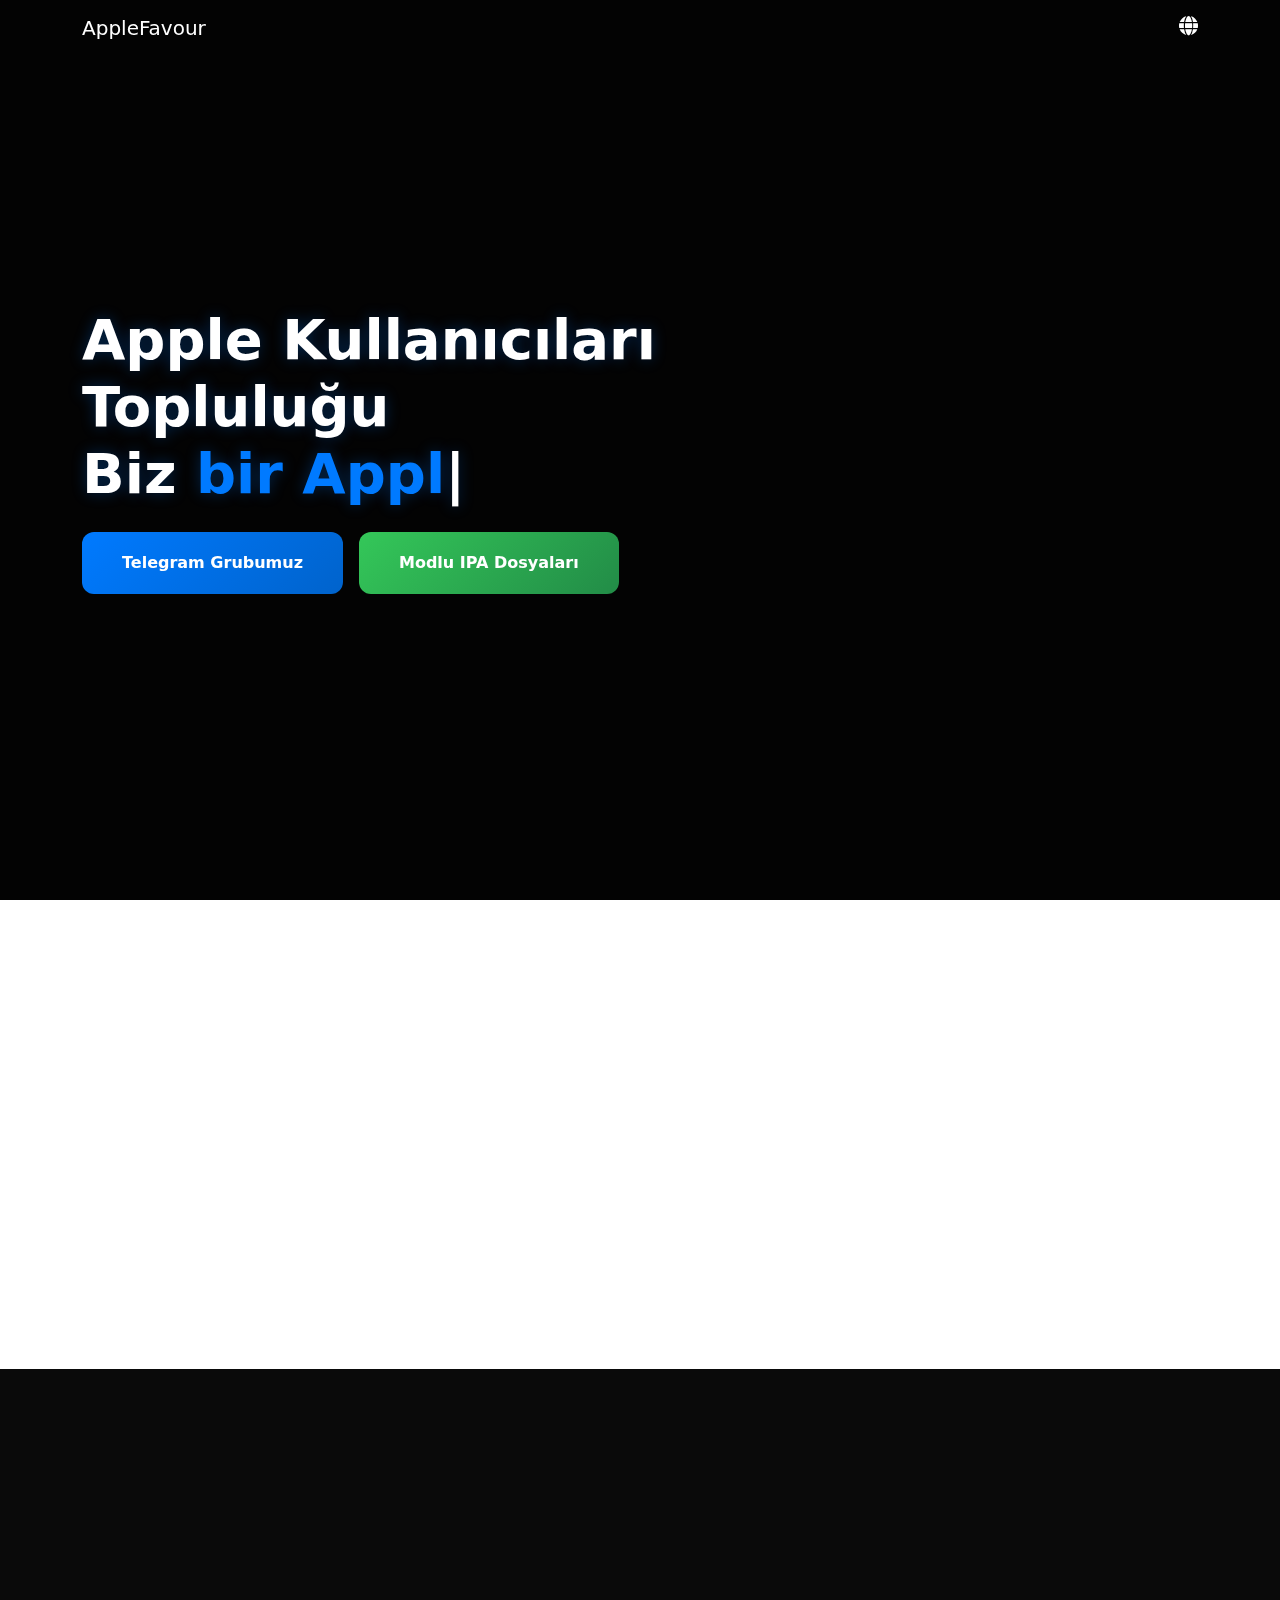
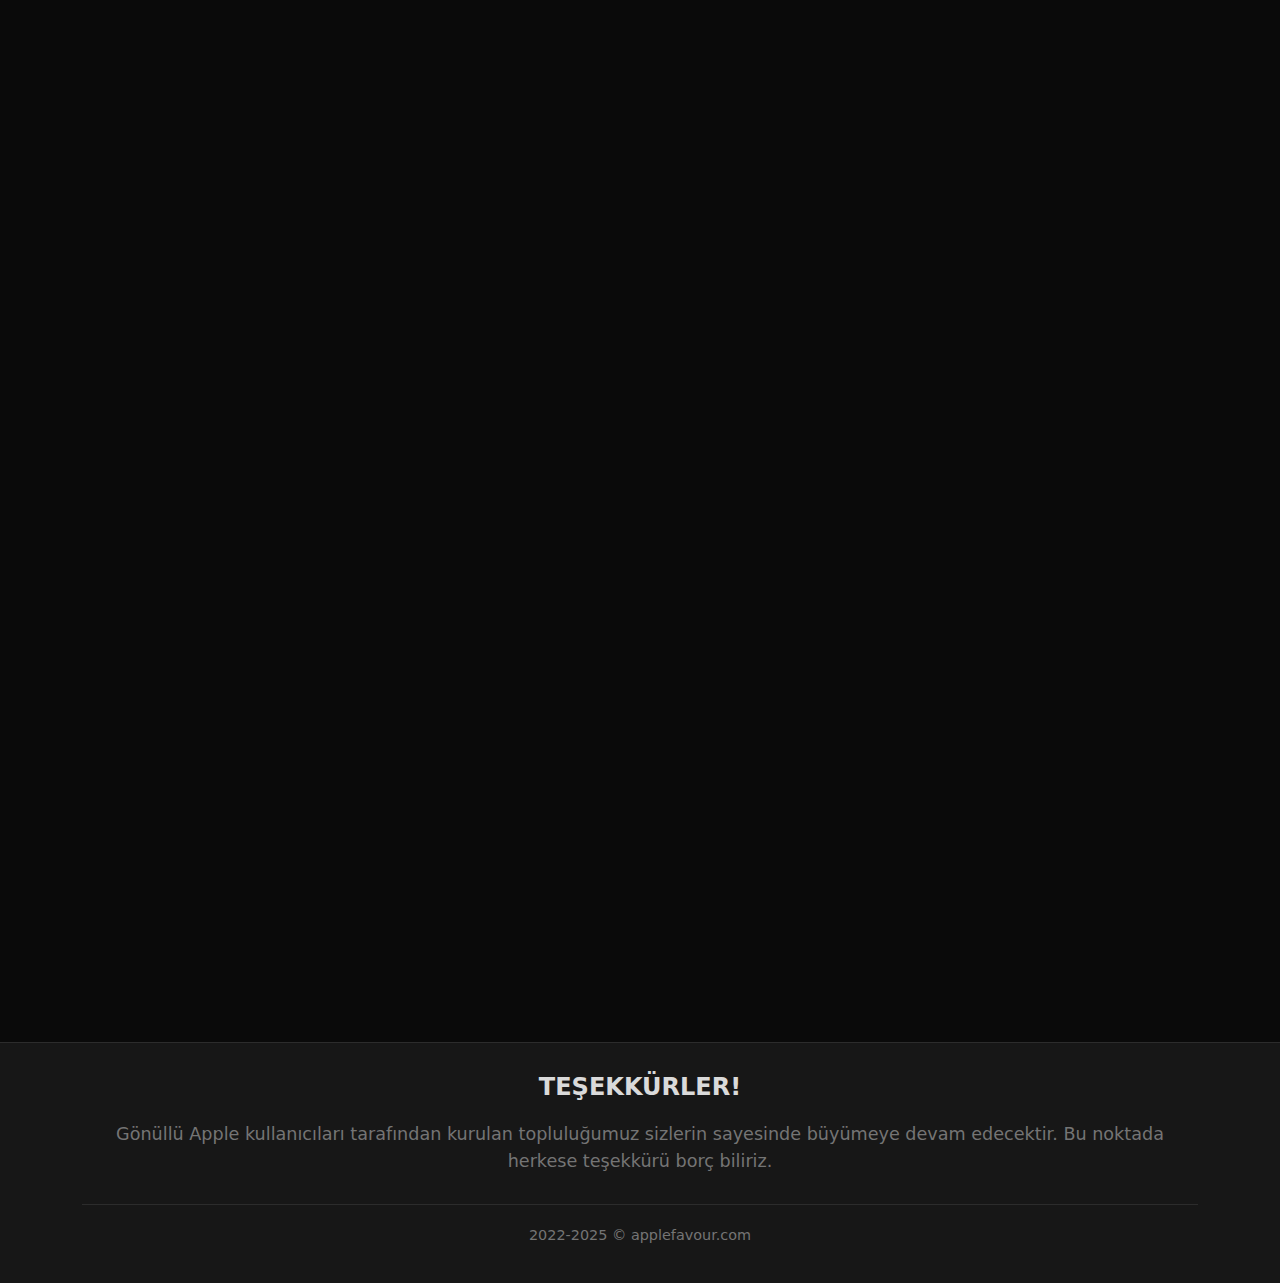
<file: index.html>
<!DOCTYPE html>
<html lang="tr">
<head>
    <meta charset="UTF-8">
    <meta name="viewport" content="width=device-width, initial-scale=1.0">
    <title>AppleFavour</title>
    
    <!-- CSS Links -->
    <link href="https://cdn.jsdelivr.net/npm/bootstrap@5.3.0/dist/css/bootstrap.min.css" rel="stylesheet">
    <link href="https://unpkg.com/aos@2.3.1/dist/aos.css" rel="stylesheet">
    <link rel="stylesheet" href="https://cdnjs.cloudflare.com/ajax/libs/font-awesome/6.4.0/css/all.min.css">
    <link rel="stylesheet" href="styles.css">
</head>
<body class="dark-theme">

    <!-- Navigation -->
<nav class="navbar fixed-top navbar-expand-lg navbar-dark bg-dark-blur">
    <div class="container">
        <a class="navbar-brand" href="#">AppleFavour</a>
        <div class="navbar-icons">
            <div class="language-wrapper">
                <i class="fas fa-globe language-toggle" id="languageToggle"></i>
                <div class="language-dropdown" id="languageDropdown">
                    <button class="btn btn-language" data-lang="tr">Türkçe</button>
                    <button class="btn btn-language" data-lang="en">English</button>
                </div>
            </div>
            <button class="navbar-toggler" type="button" data-bs-toggle="collapse" data-bs-target="#navbarNav">
                <span class="navbar-toggler-icon"></span>
            </button>
        </div>
    </div>
</nav>

    <!-- Hero Section -->
    <section class="hero d-flex align-items-center">
        <div class="container">
            <div class="row">
                <div class="col-lg-8" data-aos="fade-up">
                    <h1 class="hero-title">Apple Kullanıcıları Topluluğu<br><span class="community-text">Biz <span id="typing"></span></span></h1>
                    <div class="button-group mt-4">
                        <a href="https://t.me/applefavour" class="btn btn-community" target="_blank">
                            Telegram Grubumuz
                        </a>
                        <a href="https://t.me/iparsiv" class="btn btn-ipa" target="_blank">
                            Modlu IPA Dosyaları
                        </a>
                    </div>
                </div>
            </div>
        </div>
    </section>
<section id="favoursign" class="product-showcase py-5">
    <div class="container text-center">
        <div class="product-header mb-4">
            <h2 class="display-4 fw-bold" data-aos="fade-up">Karşınızda FavourSign</h2>
        </div>
        <div class="product-description">
            <p class="lead text-muted" data-aos="fade-up">
                Apple ekosisteminde daha fazla özgürlük isteyen kullanıcılar için AppleFavour Ekibi tarafından geliştirilen FavourSign, iPA dosyalarınızı kolayca imzalamanızı sağlayan yenilikçi bir Telegram botudur. Sadece imzalama işlemiyle sınırlı kalmayan FavourSign, uygulamalarınızı dilediğiniz gibi özelleştirmenize de olanak tanır. Uygulama adını ve sürümünü değiştirebilir, bundle ID'yi düzenleyebilir, Apple Watch entegrasyonunu kaldırabilir, mobileprovision dosyalarını temizleyebilir ve şifrelenmiş bölümleri kaldırarak tam kontrol sağlayabilirsiniz. Kullanıcı dostu arayüzü ve güçlü özellikleriyle FavourSign, Apple cihazlarınızda özgürlüğün yeni adresi!
            </p>
            <div class="cta-buttons mt-4 text-center" data-aos="fade-up">
                <a href="https://t.me/FavourSigner_bot" class="btn btn-outline-primary btn-lg me-3" target="_blank">
                    <i class="fab fa-telegram me-2"></i>Botu Keşfet
                </a>
                <a href="#" class="btn btn-outline-secondary btn-lg" data-bs-toggle="modal" data-bs-target="#howToUseModal">
                    <i class="fas fa-question-circle me-2"></i>Nasıl Kullanılır?
                </a>
            </div>
        </div>
    </div>

    <!-- How to Use Modal -->
    <div class="modal fade" id="howToUseModal" tabindex="-1">
        <div class="modal-dialog modal-dialog-centered">
            <div class="modal-content">
                <div class="modal-header">
                    <h5 class="modal-title">FavourSign Kullanım Kılavuzu</h5>
                    <button type="button" class="btn-close" data-bs-dismiss="modal"></button>
                </div>
                <div class="modal-text">
                    <ol>
                        <li>Bir sertifika satın alın. Ardından, Telegram'da @FavourSigner_bot'u açın.</li>
                        <li>İmzalamak istediğiniz iPA dosyasını iletin.</li>
                        <li>Botun size özel imzalı dosyayı göndermesini bekleyin.</li>
                    </ol>
                </div>
            </div>
        </div>
    </div>
</section>

    <!-- Products Section -->
	<section id="products" class="products py-5">
		<div class="container">
			<h2 class="section-title text-center mb-5" data-aos="fade-up">Apple Sertifikası</h2>
			<div class="row justify-content-center">
				<div class="col-lg-8">
					<div class="certificate-card" data-aos="fade-up">
						<div class="card-body">
							<ul class="certificate-features">
                                <li data-aos="fade-right" data-aos-delay="100">
                                    <strong>Evrensel Uyumluluk:</strong> Tüm Apple cihazlarında çalışır.
                                </li>
                                <li data-aos="fade-right" data-aos-delay="200">
                                    <strong>Bilgisayar Gerekmez:</strong> Doğrudan cihaz kurulumu
                                </li>
                                <li data-aos="fade-right" data-aos-delay="300">
                                    <strong>Kalıcı Geçerlilik:</strong> Güncellemeler ve sıfırlamalardan etkilenmez
                                </li>
                                <li data-aos="fade-right" data-aos-delay="400">
                                    <strong>Çoklu Araç Desteği:</strong> E-Sign, GBox, Scarlet, Feather
                                </li>
                                <li data-aos="fade-right" data-aos-delay="500">
                                    <strong>Ücretsiz Bot Erişimi:</strong> Tüm iOS sürümlerinde çalışır
                                </li>
							</ul>
							<button class="btn btn-purchase">
								Sertifikanı Şimdi Al
								<div class="hover-effect"></div>
							</button>
						</div>
					</div>
				</div>
			</div>
		</div>
	</section>
	<!-- FAQ Section -->
	<section id="faq" class="faq py-5">
		<div class="container">
			<h2 class="section-title text-center mb-5" data-aos="fade-up">Sık Sorulan Sorular</h2>
			<div class="row justify-content-center">
				<div class="col-lg-10">
					<div class="accordion" id="faqAccordion">
						<!-- FAQ Item 1: Sertifika Temel Bilgileri -->
						<div class="accordion-item" data-aos="fade-up">
							<h2 class="accordion-header" id="headingOne">
								<button class="accordion-button collapsed" type="button" data-bs-toggle="collapse" data-bs-target="#collapseOne">
									Sertifika hakkında temel bilgiler nelerdir?
								</button>
							</h2>
							<div id="collapseOne" class="accordion-collapse collapse" data-bs-parent="#faqAccordion">
								<div class="accordion-body">
									Sertifikamız 14 Aralık 2025'e kadar geçerlidir ve ücreti 350 TL olarak sabitlenmiştir.
								</div>
							</div>
						</div>

						<!-- FAQ Item 2: Cihaz Uyumluluğu -->
						<div class="accordion-item" data-aos="fade-up" data-aos-delay="100">
							<h2 class="accordion-header" id="headingTwo">
								<button class="accordion-button collapsed" type="button" data-bs-toggle="collapse" data-bs-target="#collapseTwo">
									Sertifika hangi cihazlarda kullanılabilir?
								</button>
							</h2>
							<div id="collapseTwo" class="accordion-collapse collapse" data-bs-parent="#faqAccordion">
								<div class="accordion-body">
									Sertifika iPhone, iPad, iPod, Mac, Apple Watch, Apple TV ve Apple Vision Pro cihazlarında kullanılabilir. Kullanmak için bilgisayara gerek yoktur.
								</div>
							</div>
						</div>

						<!-- FAQ Item 3: Cihaz Güncellemeleri -->
						<div class="accordion-item" data-aos="fade-up" data-aos-delay="200">
							<h2 class="accordion-header" id="headingThree">
								<button class="accordion-button collapsed" type="button" data-bs-toggle="collapse" data-bs-target="#collapseThree">
									Cihaz güncellemeleri sertifikayı etkiler mi?
								</button>
							</h2>
							<div id="collapseThree" class="accordion-collapse collapse" data-bs-parent="#faqAccordion">
								<div class="accordion-body">
									Cihazı güncellemek, geri yüklemek, fabrika ayarlarına sıfırlamak veya yazılımı yeniden yüklemek sertifikayı etkilemez. Cihazı yurt dışında satın almak da sertifikayı etkilemez.
								</div>
							</div>
						</div>

						<!-- FAQ Item 4: Sertifika Hazırlama Süreci -->
						<div class="accordion-item" data-aos="fade-up" data-aos-delay="300">
							<h2 class="accordion-header" id="headingFour">
								<button class="accordion-button collapsed" type="button" data-bs-toggle="collapse" data-bs-target="#collapseFour">
									Sertifika hazırlama süreci nasıl işler?
								</button>
							</h2>
							<div id="collapseFour" class="accordion-collapse collapse" data-bs-parent="#faqAccordion">
								<div class="accordion-body">
									Ödeme sonrasında sertifikanızın hazırlanması 72 saat (3 gün) sürer. Bu süre boyunca sertifika durumu hakkında yazışma yapmayın; hazır olduğunda size gönderilecektir.
								</div>
							</div>
						</div>

						<!-- FAQ Item 5: iPA Yükleme Yöntemleri -->
						<div class="accordion-item" data-aos="fade-up" data-aos-delay="400">
							<h2 class="accordion-header" id="headingFive">
								<button class="accordion-button collapsed" type="button" data-bs-toggle="collapse" data-bs-target="#collapseFive">
									Hangi yöntemlerle iPA yükleyebilirim?
								</button>
							</h2>
							<div id="collapseFive" class="accordion-collapse collapse" data-bs-parent="#faqAccordion">
								<div class="accordion-body">
									E-Sign, GBox, Scarlet (iOS 17'ye kadar) ve Feather (iOS 18) ile iPA yükleyebilirsiniz. Ayrıca tüm iOS sürümlerinde çalışan botumuzu kullanabilirsiniz. Bot kullanımı için ek ücret alınmaz.
								</div>
							</div>
						</div>
					</div>
				</div>
			</div>
		</div>
	</section>
	<!-- Footer HTML Structure -->
	<footer class="site-footer">
		<div class="container">
			<div class="footer-content">
				<h4>TEŞEKKÜRLER!</h4>
				<div class="thanks-text">
					<p> Gönüllü Apple kullanıcıları tarafından kurulan topluluğumuz sizlerin sayesinde büyümeye devam edecektir. Bu noktada herkese teşekkürü borç biliriz.</p>
				</div>
					<div class="footer-bottom">
						<div class="copyright">
							<p>2022-2025 © applefavour.com</p>
						</div>
					</div>
			</div>
		</div>
	</footer>
    <!-- Scripts -->
    <script src="https://code.jquery.com/jquery-3.6.0.min.js"></script>
    <script src="https://cdn.jsdelivr.net/npm/bootstrap@5.3.0/dist/js/bootstrap.bundle.min.js"></script>
    <script src="https://unpkg.com/aos@2.3.1/dist/aos.js"></script>
    <script src="scripts.js"></script>
</body>
</html>
</file>
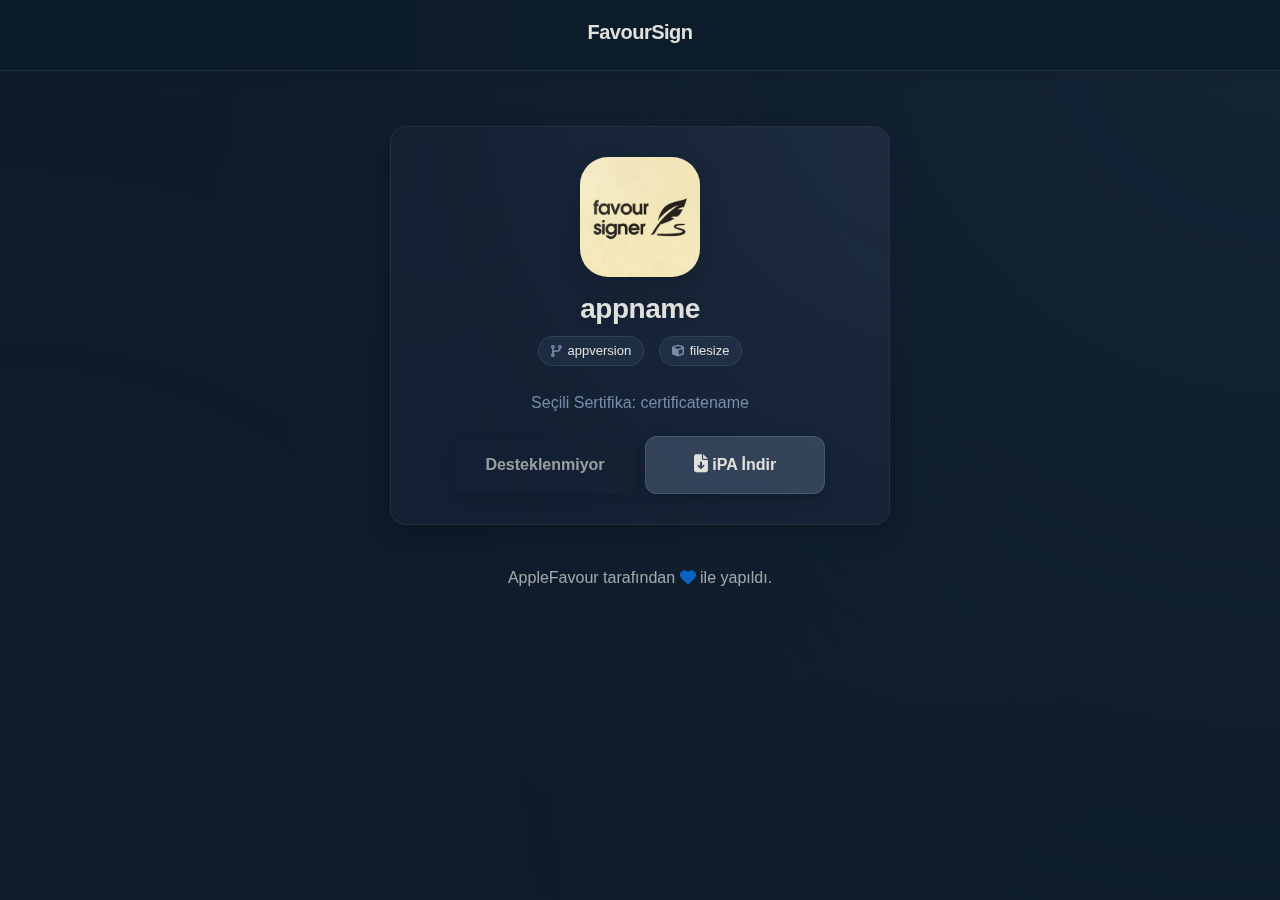
<file: FavourSign/index.html>
<!DOCTYPE html>
<html lang="en">
<head>
    <meta charset="UTF-8">
    <meta name="viewport" content="width=device-width, initial-scale=1, maximum-scale=1, user-scalable=no">
    <title>FavourSign</title>
    <meta name="description" content="Install signed iPA files on your iOS devices">
    <link rel="stylesheet" href="https://cdn.jsdelivr.net/npm/bootstrap@5.3.0/dist/css/bootstrap.min.css">
    <link rel="stylesheet" href="style.css">
    <link rel="stylesheet" href="https://cdnjs.cloudflare.com/ajax/libs/font-awesome/6.4.0/css/all.min.css">
    <link rel="apple-touch-icon" href="favour.jpg">
    <link rel="icon" type="image/png" href="favicon.png">
    <meta name="apple-mobile-web-app-capable" content="yes">
    <meta name="apple-mobile-web-app-status-bar-style" content="black-translucent">
    <meta name="theme-color" content="#0D1B2A">
</head>
<body>
    <nav>
        <div class="navbar">
            <h2 class="nav-title">FavourSign</h2>
        </div>
    </nav>
    
    <!-- Toast Container -->
    <div class="toast-container position-fixed top-0 end-0 p-3">
        <!-- Toast Template (hidden, will be cloned by JS) -->
        <div id="notificationToast" class="toast" role="alert" aria-live="assertive" aria-atomic="true" style="display: none;">
            <div class="toast-header">
                <i class="fas fa-bell me-2"></i>
                <strong class="me-auto">FavourSign</strong>
                <button type="button" class="btn-close" data-bs-dismiss="toast" aria-label="Close"></button>
            </div>
            <div class="toast-body" id="toastMessage"></div>
        </div>
    </div>
    
    <div class="container">
        <div class="app-card">
            <div class="app-icon">
                <img id="app-image" src="favour.jpg" alt="App Icon">
            </div>
            <div class="app-details">
                <h2 id="app-name">appname</h2>
                <div class="app-info-pills mb-3">
                    <span class="app-info-pill">
                        <i class="fas fa-code-branch"></i>
                        <span id="app-version">appversion</span>
                    </span>
                    <span class="app-info-pill">
                        <i class="fas fa-cube"></i>
                        <span id="file-size-pill">filesize</span>
                    </span>
                </div>
                <p class="detail"><span class="label">Seçili Sertifika: certificatename</span></p>
            </div>
            <div class="action-buttons">
                <button id="install-button" class="btn primary">
                    <span class="spinner"></span>
                    <span class="btn-text"><i class="fas fa-download"></i> Cihaza Yükle</span>
                </button>
                <button id="download-button" class="btn secondary">
                    <span class="spinner"></span>
                    <span class="btn-text"><i class="fas fa-file-download"></i> iPA İndir</span>
                </button>
            </div>
        </div>
    </div>
 
    <footer>
        <div class="footer">
            <p>AppleFavour tarafından <i class="fa-solid fa-heart"></i> ile yapıldı.</p>
        </div>
    </footer>

    <script src="https://code.jquery.com/jquery-3.6.4.min.js"></script>
    <script src="https://cdn.jsdelivr.net/npm/bootstrap@5.3.0/dist/js/bootstrap.bundle.min.js"></script>
    <script src="scripts.js"></script>
</body>
</html>
</file>
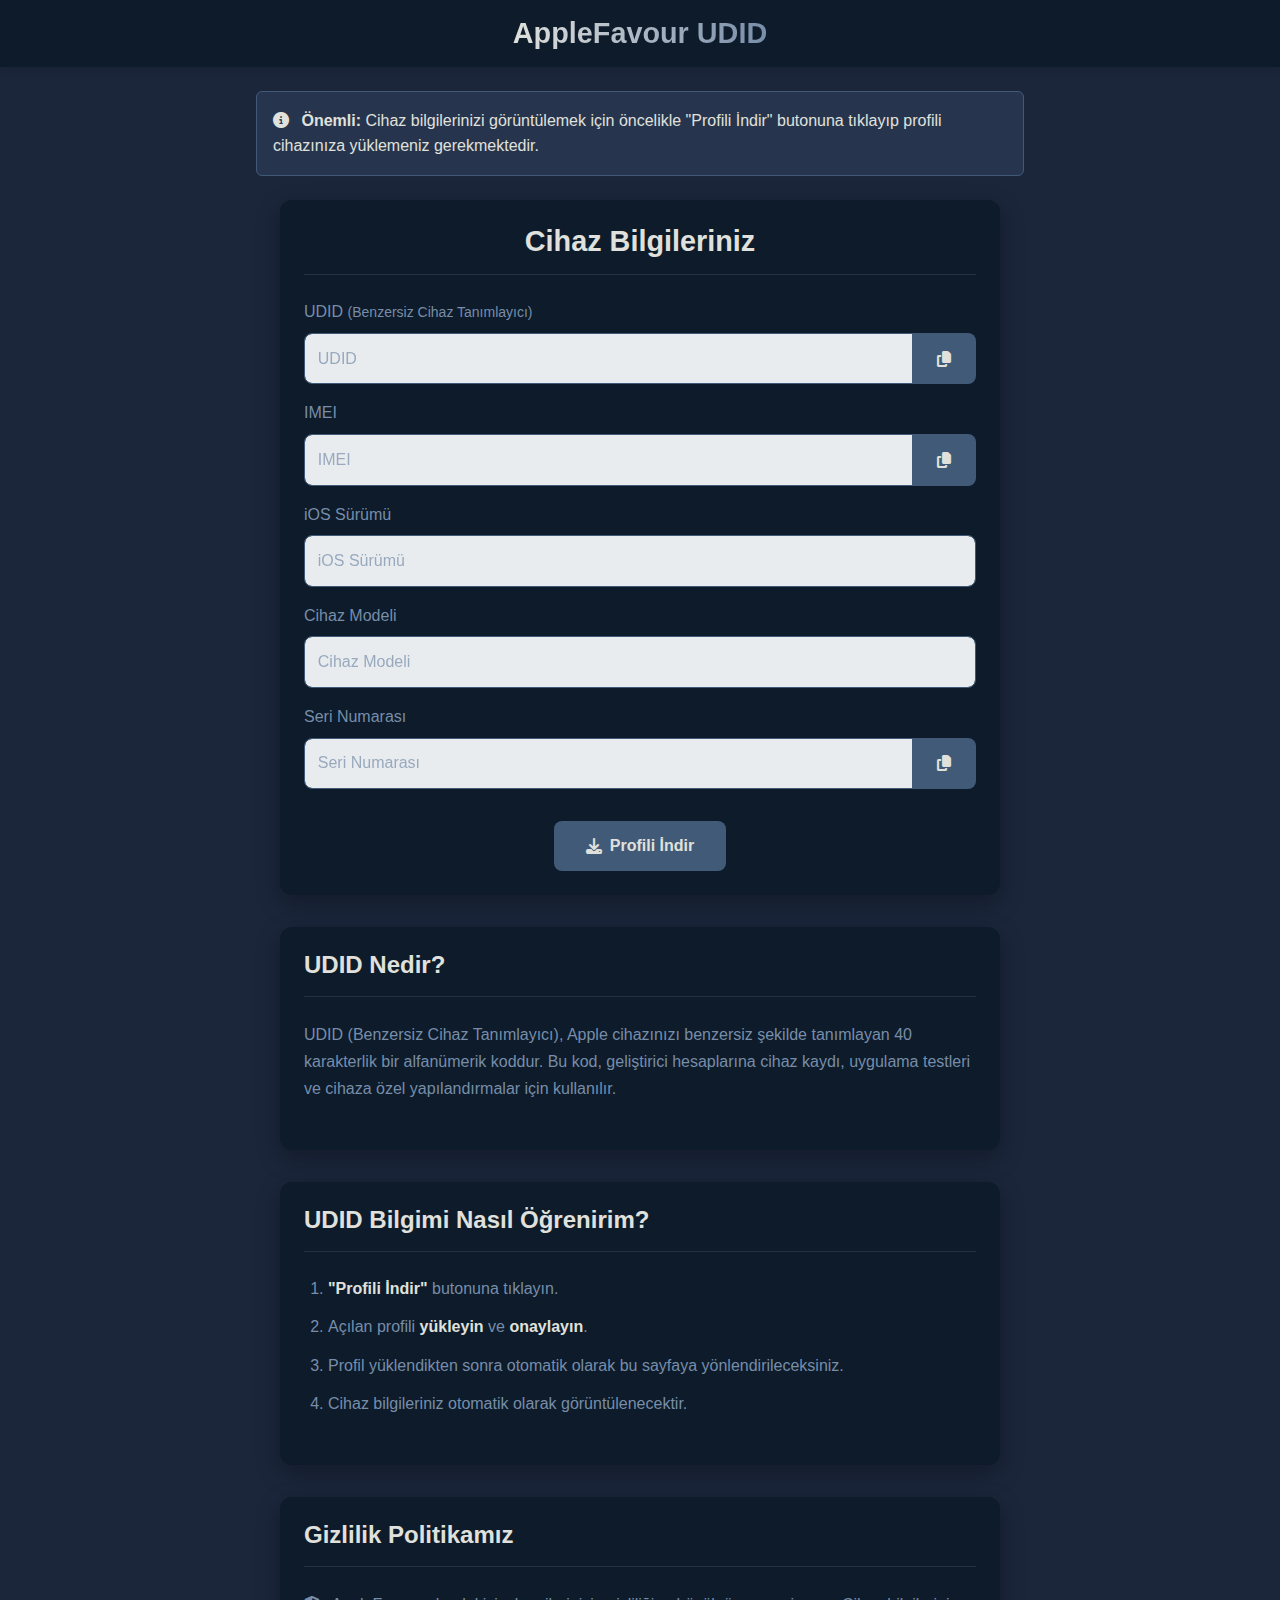
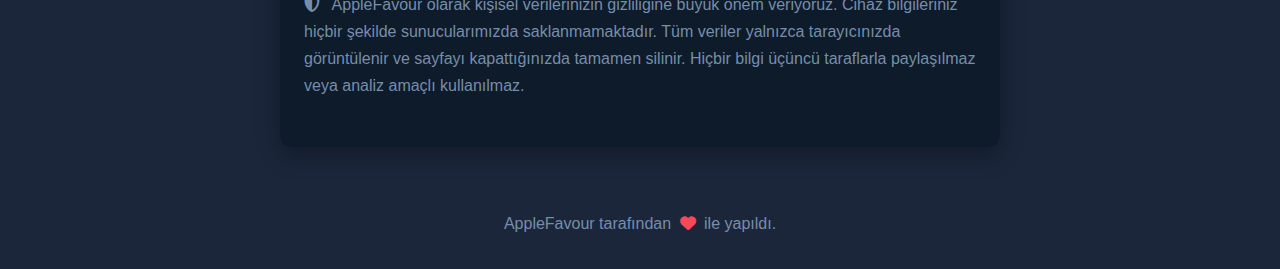
<file: UDID/index.html>
<!DOCTYPE html>
<html lang="tr">
<head>
    <meta charset="UTF-8">
    <meta name="viewport" content="width=device-width, initial-scale=1.0, maximum-scale=1.0, user-scalable=no">
    <title>AppleFavour UDID</title>
    
    <!-- Favicon and Meta -->
    <link rel="icon" type="image/svg+xml" href="assets/favicon.svg">
    <meta name="description" content="Apple cihazınızın UDID ve diğer bilgilerini güvenle görüntüleyin.">
    <meta name="apple-mobile-web-app-capable" content="yes">
    <meta name="apple-mobile-web-app-status-bar-style" content="black-translucent">
    <meta name="theme-color" content="#0D1B2A">
    
    <!-- Bootstrap CSS -->
    <link href="https://cdn.jsdelivr.net/npm/bootstrap@5.3.0/dist/css/bootstrap.min.css" rel="stylesheet">
    
    <!-- Font Awesome -->
    <link href="https://cdnjs.cloudflare.com/ajax/libs/font-awesome/6.4.0/css/all.min.css" rel="stylesheet">
    
    <!-- Custom CSS -->
    <link href="styles.css" rel="stylesheet">
    
    <!-- Error handling script -->
    <script>
        // Check if we're redirected from profile installation but without device data
        window.addEventListener('DOMContentLoaded', function() {
            const urlParams = new URLSearchParams(window.location.search);
            // If we have a 'from' parameter but no device info, show error
            if (urlParams.has('error')) {
                const errorMsg = document.createElement('div');
                errorMsg.className = 'alert alert-danger profile-notice';
                errorMsg.innerHTML = '<i class="fas fa-exclamation-triangle me-2"></i><strong>Hata:</strong> Cihaz bilgileri alınamadı. Lütfen profili tekrar yüklemeyi deneyin veya başka bir tarayıcı kullanın.';
                document.querySelector('.container-fluid').insertBefore(errorMsg, document.querySelector('.profile-notice'));
            }
        });
    </script>
</head>
<body>
    <nav>
        <div class="navbar">
            <h2 class="nav-title">AppleFavour UDID</h2>
        </div>
    </nav>
    
    <div class="container-fluid">
        <div class="alert alert-info profile-notice" role="alert">
            <i class="fas fa-info-circle me-2"></i>
            <strong>Önemli:</strong> Cihaz bilgilerinizi görüntülemek için öncelikle "Profili İndir" butonuna tıklayıp profili cihazınıza yüklemeniz gerekmektedir.
        </div>
        
        <main>
            <section class="device-info-section">
                <div class="app-card">
                    <div class="card-header">
                        <h2 class="card-title text-center">Cihaz Bilgileriniz</h2>
                    </div>
                    
                    <form id="deviceInfoForm">
                        <div class="mb-3">
                            <label for="udid" class="form-label">UDID <small>(Benzersiz Cihaz Tanımlayıcı)</small></label>
                            <div class="input-group">
                                <input type="text" class="form-control" id="udid" placeholder="UDID" disabled>
                                <button class="btn btn-copy" type="button" data-field="udid">
                                    <i class="fas fa-copy"></i>
                                </button>
                            </div>
                        </div>
                        
                        <div class="mb-3">
                            <label for="imei" class="form-label">IMEI</label>
                            <div class="input-group">
                                <input type="text" class="form-control" id="imei" placeholder="IMEI" disabled>
                                <button class="btn btn-copy" type="button" data-field="imei">
                                    <i class="fas fa-copy"></i>
                                </button>
                            </div>
                        </div>
                        
                        <div class="mb-3">
                            <label for="version" class="form-label">iOS Sürümü</label>
                            <input type="text" class="form-control" id="version" placeholder="iOS Sürümü" disabled>
                        </div>
                        
                        <div class="mb-3">
                            <label for="model" class="form-label">Cihaz Modeli</label>
                            <input type="text" class="form-control" id="model" placeholder="Cihaz Modeli" disabled>
                        </div>
                        
                        <div class="mb-3">
                            <label for="serial" class="form-label">Seri Numarası</label>
                            <div class="input-group">
                                <input type="text" class="form-control" id="serial" placeholder="Seri Numarası" disabled>
                                <button class="btn btn-copy" type="button" data-field="serial">
                                    <i class="fas fa-copy"></i>
                                </button>
                            </div>
                        </div>
                        
                        <div class="action-buttons">
                            <button type="button" id="getUdidBtn" class="btn primary">
                                <i class="fas fa-download me-2"></i>Profili İndir
                            </button>
                        </div>
                    </form>
                </div>
            </section>
            
            <section class="info-section">
                <!-- UDID Nedir Section -->
                <div class="app-card">
                    <div class="card-header">
                        <h2 class="section-title">UDID Nedir?</h2>
                    </div>
                    <p class="section-text">
                        UDID (Benzersiz Cihaz Tanımlayıcı), Apple cihazınızı benzersiz şekilde tanımlayan 40 karakterlik bir alfanümerik koddur. 
                        Bu kod, geliştirici hesaplarına cihaz kaydı, uygulama testleri ve cihaza özel yapılandırmalar için kullanılır.
                    </p>
                </div>
                
                <!-- Nasıl Kullanılır Section -->
                <div class="app-card">
                    <div class="card-header">
                        <h2 class="section-title">UDID Bilgimi Nasıl Öğrenirim?</h2>
                    </div>
                    <ol class="usage-steps">
                        <li><strong>"Profili İndir"</strong> butonuna tıklayın.</li>
                        <li>Açılan profili <strong>yükleyin</strong> ve <strong>onaylayın</strong>.</li>
                        <li>Profil yüklendikten sonra otomatik olarak bu sayfaya yönlendirileceksiniz.</li>
                        <li>Cihaz bilgileriniz otomatik olarak görüntülenecektir.</li>
                    </ol>
                </div>
                
                <!-- Gizlilik Politikası Section -->
                <div class="app-card">
                    <div class="card-header">
                        <h2 class="section-title">Gizlilik Politikamız</h2>
                    </div>
                    <p class="section-text">
                        <i class="fas fa-shield-alt me-2"></i> AppleFavour olarak kişisel verilerinizin gizliliğine büyük önem veriyoruz. 
                        Cihaz bilgileriniz hiçbir şekilde sunucularımızda saklanmamaktadır. Tüm veriler yalnızca tarayıcınızda görüntülenir ve 
                        sayfayı kapattığınızda tamamen silinir. Hiçbir bilgi üçüncü taraflarla paylaşılmaz veya analiz amaçlı kullanılmaz.
                    </p>
                </div>
            </section>
        </main>
        
        <footer>
            <div class="footer">
                <p>AppleFavour tarafından <i class="fa-solid fa-heart"></i> ile yapıldı.</p>
            </div>
        </footer>
    </div>
    
    <!-- Toast Notification -->
    <div class="toast-container position-fixed bottom-0 end-0 p-3">
        <div id="copyToast" class="toast" role="alert" aria-live="assertive" aria-atomic="true">
            <div class="toast-body">
                <i class="fas fa-check-circle me-2"></i>Kopyalandı!
            </div>
        </div>
    </div>
    
    <!-- jQuery and Bootstrap Bundle with Popper -->
    <script src="https://code.jquery.com/jquery-3.6.0.min.js"></script>
    <script src="https://cdn.jsdelivr.net/npm/bootstrap@5.3.0/dist/js/bootstrap.bundle.min.js"></script>
    
    <!-- Custom JS -->
    <script src="scripts.js"></script>
</body>
</html>
</file>
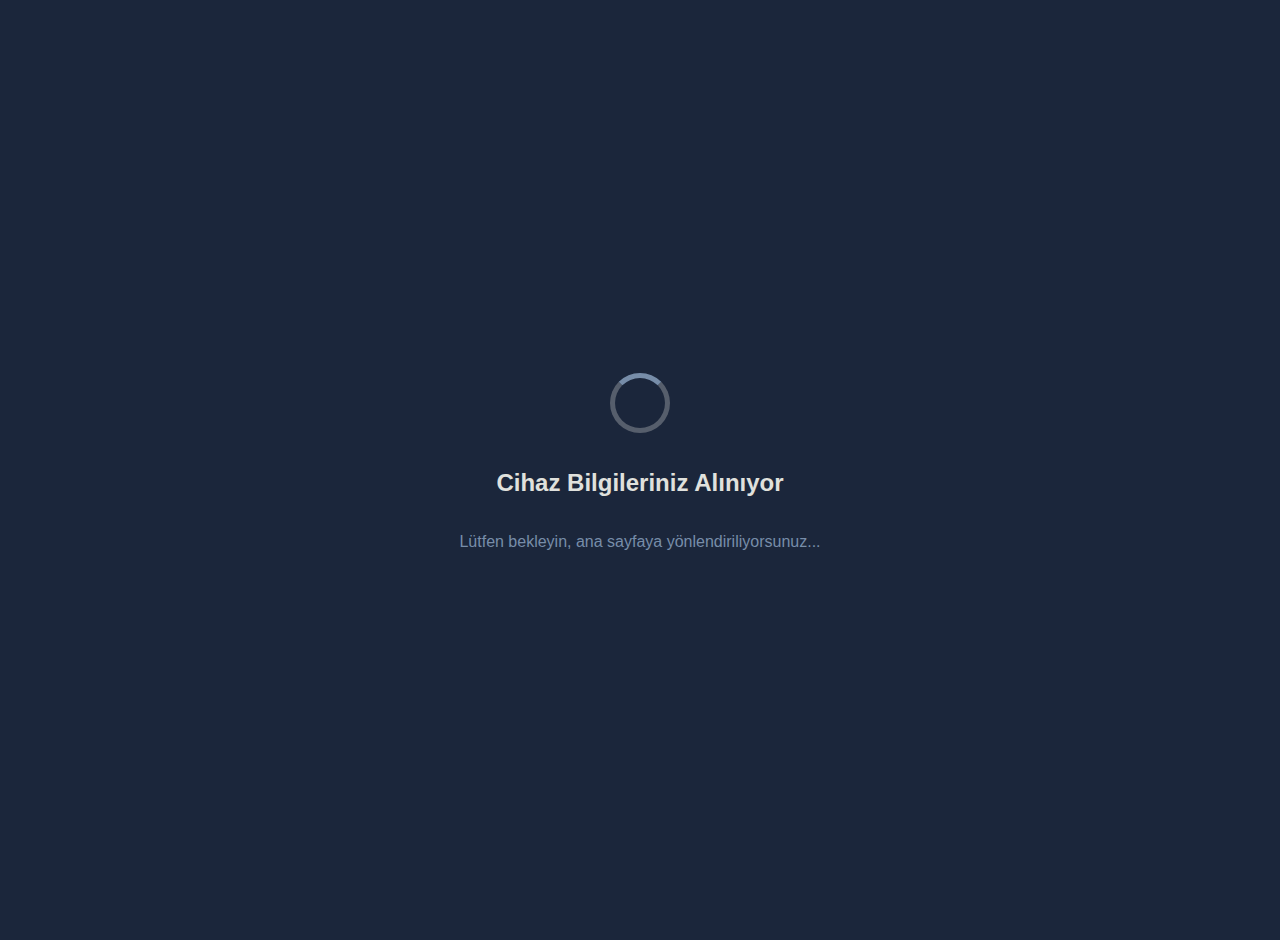
<file: UDID/profile-complete.html>
<!DOCTYPE html>
<html lang="tr">
<head>
    <meta charset="UTF-8">
    <meta name="viewport" content="width=device-width, initial-scale=1.0, maximum-scale=1.0, user-scalable=no">
    <title>Yönlendiriliyor...</title>
    <style>
        body {
            font-family: 'SF Pro Text', 'SF Pro Display', -apple-system, BlinkMacSystemFont, 'Segoe UI', Roboto, Oxygen-Sans, Ubuntu, Cantarell, 'Helvetica Neue', sans-serif;
            background-color: #1B263B;
            color: #E0E1DD;
            text-align: center;
            padding: 20px;
            display: flex;
            flex-direction: column;
            align-items: center;
            justify-content: center;
            min-height: 100vh;
            margin: 0;
        }
        .spinner {
            border: 5px solid rgba(224, 225, 221, 0.3);
            border-radius: 50%;
            border-top: 5px solid #778DA9;
            width: 50px;
            height: 50px;
            animation: spin 1s linear infinite;
            margin-bottom: 20px;
        }
        @keyframes spin {
            0% { transform: rotate(0deg); }
            100% { transform: rotate(360deg); }
        }
        h1 {
            font-size: 24px;
            margin-bottom: 20px;
        }
        p {
            font-size: 16px;
            color: #778DA9;
        }
    </style>
    <script>
        function extractFormData() {
            // Get all form elements on the page
            const forms = document.getElementsByTagName('form');
            
            if (forms.length > 0) {
                const deviceData = {};
                const form = forms[0];
                
                // Look for input fields with specific names
                const fields = ['UDID', 'IMEI', 'VERSION', 'PRODUCT', 'SERIAL', 'MEID', 'ICCID', 'DEVICE_NAME'];
                
                fields.forEach(field => {
                    const input = form.querySelector(`input[name="${field}"]`);
                    if (input && input.value) {
                        deviceData[field.toLowerCase()] = input.value;
                    }
                });
                
                // Map to our expected keys
                const mappedData = {
                    udid: deviceData.udid || '',
                    imei: deviceData.imei || '',
                    version: deviceData.version || '',
                    model: deviceData.product || '',
                    serial: deviceData.serial || '',
                    device_name: deviceData.device_name || ''
                };
                
                return mappedData;
            }
            
            return null;
        }
        
        // When page loads
        window.onload = function() {
            // Small delay to ensure form is fully loaded
            setTimeout(function() {
                try {
                    const deviceData = extractFormData();
                    
                    if (deviceData && (deviceData.udid || deviceData.imei || deviceData.serial)) {
                        // We got some data, encode and redirect
                        const infoJSON = encodeURIComponent(JSON.stringify(deviceData));
                        window.location.href = 'index.html?device_info=' + infoJSON;
                    } else {
                        // No valid data found, redirect with error
                        console.error('No device data found in form');
                        window.location.href = 'index.html?error=no_data';
                    }
                } catch (e) {
                    console.error('Error processing device data:', e);
                    window.location.href = 'index.html?error=processing';
                }
            }, 1000);
        };
    </script>
</head>
<body>
    <div class="spinner"></div>
    <h1>Cihaz Bilgileriniz Alınıyor</h1>
    <p>Lütfen bekleyin, ana sayfaya yönlendiriliyorsunuz...</p>
</body>
</html>
</file>
<file: styles.css>
:root {
    --primary-color: #007AFF;
    --secondary-color: #34C759;
    --dark-bg: #0a0a0a;
    --dark-text: #ffffff;
    --card-bg: #1a1a1a;
    --light-bg: #f4f4f4;
    --light-text: #333;
	--white-text: #ffffff;
}

.dark-theme {
    background-color: var(--dark-bg);
    color: var(--dark-text);
}

ul {
  list-style-type: none;
  margin: 0;
  padding: 0;
}

.navbar-icons {
    display: flex;
    align-items: center;
    gap: 15px;
}

.navbar-icons i {
    cursor: pointer;
    font-size: 1.2rem;
    transition: color 0.3s ease;
}

.navbar-icons i:hover {
    color: var(--primary-color);
}

.language-dropdown {
    display: none;
    position: absolute;
    right: 0;
    top: 100%;
    background: var(--card-bg);
    border-radius: 8px;
    padding: 10px;
    z-index: 1000;
}

.btn-language {
    display: block;
    width: 100%;
    text-align: left;
    background: none;
    color: var(--dark-text);
    border: none;
    padding: 8px 15px;
    transition: background 0.3s ease;
}

.btn-language:hover {
    background: rgba(255,255,255,0.1);
}

.certificate-price {
    position: absolute;
    top: -15px;
    right: -15px;
    background: linear-gradient(135deg, var(--primary-color), #0063CC);
    color: white;
    padding: 10px 20px;
    border-radius: 20px;
    font-size: 1.2rem;
    font-weight: 700;
    box-shadow: 0 10px 20px rgba(0,122,255,0.2);
    transform: rotate(10deg);
    transition: all 0.3s ease;
}

.certificate-price::before {
    content: 'Premium';
    position: absolute;
    top: -25px;
    left: 50%;
    transform: translateX(-50%);
    background: #34C759;
    color: white;
    padding: 5px 10px;
    border-radius: 10px;
    font-size: 0.8rem;
}

.certificate-price:hover {
    transform: rotate(10deg) scale(1.1);
}

footer {
    background: var(--card-bg);
    color: var(--dark-text);
}

.heartbeat {
    animation: heartbeat 1s infinite;
    color: #ff4136;
}

@keyframes heartbeat {
    0%, 100% { transform: scale(1); }
    50% { transform: scale(1.2); }
}

.hero {
    height: 100vh;
    background: linear-gradient(rgba(0,0,0,0.7), rgba(0,0,0,0.7)),
                url('https://images.unsplash.com/photo-1596558450268-9c27524ba856?q=80&w=1925&auto=format&fit=crop&ixlib=rb-4.0.3&ixid=M3wxMjA3fDB8MHxwaG90by1wYWdlfHx8fGVufDB8fHx8fA%3D%3D') center/cover;
    position: relative;
    overflow: hidden;
}

.hero-title {
    font-size: 3.5rem;
    font-weight: 700;
    line-height: 1.2;
    color: var(--dark-text);
    text-shadow: 0 0 15px rgba(0,122,255,0.3);
}

.button-group {
    display: flex;
    gap: 1rem;
    flex-wrap: wrap;
}

.btn-community, .btn-ipa {
    padding: 1.2rem 2.5rem;
    border-radius: 12px;
    font-weight: 600;
    transition: all 0.3s cubic-bezier(0.4, 0, 0.2, 1);
    position: relative;
    overflow: hidden;
    border: none;
}

.btn-community {
    background: linear-gradient(135deg, var(--primary-color), #0063CC);
    color: white;
}

.btn-ipa {
    background: linear-gradient(135deg, var(--secondary-color), #228C47);
    color: white;
}

.btn-community:hover, .btn-ipa:hover {
    transform: translateY(-3px);
    box-shadow: 0 10px 20px rgba(0,0,0,0.2);
}

.certificate-card {
    background: var(--card-bg);
    border-radius: 20px;
    padding: 2.5rem;
    border: 1px solid rgba(255,255,255,0.1);
    position: relative;
    overflow: hidden;
}

.price-badge {
    position: absolute;
    top: -20px;
    right: -20px;
    background: var(--primary-color);
    color: white;
    padding: 1rem 2rem;
    border-radius: 10px;
    font-size: 1.5rem;
    font-weight: 700;
    transform: rotate(15deg);
    box-shadow: 0 10px 20px rgba(0,122,255,0.2);
}

.certificate-features li {
    padding: 1.2rem;
    margin: 1rem 0;
    background: rgba(255,255,255,0.05);
    border-radius: 8px;
    transition: all 0.3s ease;
}

.certificate-features li:hover {
    transform: translateX(10px);
    background: rgba(0,122,255,0.1);
}

.btn-purchase {
    width: 100%;
    padding: 1.5rem;
    background: linear-gradient(135deg, var(--primary-color), #0063CC);
    color: white;
    border: none;
    border-radius: 12px;
    font-weight: 700;
    font-size: 1.2rem;
    position: relative;
    overflow: hidden;
    transition: all 0.3s ease;
}

.btn-purchase .hover-effect {
    position: absolute;
    top: 0;
    left: -100%;
    width: 100%;
    height: 100%;
    background: linear-gradient(
        90deg,
        transparent,
        rgba(255,255,255,0.2),
        transparent
    );
    transition: 0.5s;
}

.btn-purchase:hover .hover-effect {
    left: 100%;
}

.btn-purchase:hover {
    transform: scale(1.02);
    box-shadow: 0 0 30px rgba(0,122,255,0.3);
}

@media (max-width: 768px) {
    .hero-title {
        font-size: 2.2rem;
    }
    
    .button-group {
        flex-direction: column;
    }
}

/* Typing Effect */
.community-text {
    position: relative;
    display: inline-block;
}

#typing {
    color: var(--primary-color);
}

#typing::after {
    content: "|";
    animation: blink 1s infinite;
    color: var(--dark-text);
}

@keyframes blink {
    0%, 100% { opacity: 1; }
    50% { opacity: 0; }
}

/* FAQ Section Styles */
.faq {
    background-color: var(--dark-bg);
    color: var(--white-text);
}

.accordion-item {
    background-color: var(--card-bg);
    border: 1px solid rgba(255,255,255,0.1);
    border-radius: 12px;
    margin-bottom: 15px;
    overflow: hidden;
}

.accordion-button {
    background-color: var(--card-bg);
    color: var(--white-text);
    font-weight: 600;
    border: none;
}

.accordion-button:not(.collapsed) {
    background-color: rgba(255,255,255,0.05);
    color: var(--white-text);
}

.accordion-button::after {
    filter: invert(1) brightness(2);
}

.accordion-body {
    background-color: rgba(0,0,0,0.1);
    color: var(--white-text);
    padding: 20px;
}

.accordion-button:focus {
    box-shadow: none;
}

/* Footer Styles */
.site-footer {
    background-color: #1a1a1a;
    color: #f4f4f4;
    padding: 30px 0 20px;
    border-top: 1px solid #333;
	text-align: center;
}

.footer-content {
    max-width: 1200px;
    margin: 0 auto;
}

.site-footer h4 {
    color: #ffffff;
    margin-bottom: 20px;
    font-weight: 600;
}

.footer-bottom {
    margin-top: 30px;
    padding-top: 20px;
    border-top: 1px solid #333;
    text-align: center;
}

.thanks-text p {
    color: #888;
    font-size: 1.1em;
}

.copyright p {
    color: #888;
    font-size: 0.9em;
}

.feature {
    color: #888;
    font-size: 0.9em;
}

.product-showcase {
  background-color: #fff;
 }
 
.display-4 {
	color: #000;
}

.modal-text {
	color: #000;
}

.modal-title {
	color: #000;
}


/* Responsive Design */
@media (max-width: 768px) {
    .site-footer .row > div {
        margin-bottom: 30px;
        text-align: center;
    }
}
</file>
<file: UDID/styles.css>
/* Color palette */
:root {
    --platinum: #E0E1DD;
    --silver-lake-blue: #778DA9;
    --yinmn-blue: #415A77;
    --oxford-blue: #1B263B;
    --rich-black: #0D1B2A;
}

/* Typography */
body {
    font-family: 'SF Pro Text', 'SF Pro Display', -apple-system, BlinkMacSystemFont, 'Segoe UI', Roboto, Oxygen-Sans, Ubuntu, Cantarell, 'Helvetica Neue', sans-serif;
    background-color: var(--oxford-blue);
    color: var(--platinum);
    line-height: 1.6;
    margin: 0;
    padding: 0;
}

/* Navigation */
nav {
    background-color: var(--rich-black);
    padding: 1rem 0;
    box-shadow: 0 2px 10px rgba(0, 0, 0, 0.1);
}

.navbar {
    display: flex;
    justify-content: center;
    align-items: center;
    max-width: 1200px;
    margin: 0 auto;
    padding: 0 1rem;
}

.nav-title {
    color: var(--platinum);
    font-weight: 700;
    font-size: 1.8rem;
    margin: 0;
    background: linear-gradient(to right, var(--platinum), var(--silver-lake-blue));
    -webkit-background-clip: text;
    -webkit-text-fill-color: transparent;
    background-clip: text;
}

/* Profile Notice Alert */
.profile-notice {
    max-width: 768px;
    margin: 1.5rem auto;
    background-color: rgba(65, 90, 119, 0.3);
    border: 1px solid var(--yinmn-blue);
    color: var(--platinum);
}

/* Main Content */
main {
    max-width: 768px;
    margin: 0 auto;
    padding: 0 1.5rem;
}

.app-card {
    background-color: var(--rich-black);
    border: none;
    border-radius: 12px;
    box-shadow: 0 8px 24px rgba(0, 0, 0, 0.3);
    margin-bottom: 2rem;
    transition: transform 0.3s ease, box-shadow 0.3s ease;
    padding: 1.5rem;
    overflow: hidden;
}

.app-card:hover {
    transform: translateY(-5px);
    box-shadow: 0 12px 28px rgba(0, 0, 0, 0.4);
}

.card-header {
    padding: 0 0 1rem 0;
    border-bottom: 1px solid rgba(119, 141, 169, 0.2);
    margin-bottom: 1.5rem;
    background-color: transparent;
}

.card-title {
    color: var(--platinum);
    font-weight: 700;
    font-size: 1.8rem;
    margin: 0;
}

.form-label {
    color: var(--silver-lake-blue);
    font-weight: 500;
    margin-bottom: 0.5rem;
}

.form-control {
    background-color: var(--oxford-blue);
    border: 1px solid var(--yinmn-blue);
    color: var(--platinum);
    padding: 0.8rem;
    border-radius: 8px;
}

/* Input group styling */
.input-group {
    display: flex;
    position: relative;
}

.input-group .form-control {
    flex: 1 1 auto;
    width: 1%;
    min-width: 0;
    border-top-right-radius: 0;
    border-bottom-right-radius: 0;
}

.input-group .btn-copy {
    flex: 0 0 auto;
    width: 50px;
    border-top-left-radius: 0;
    border-bottom-left-radius: 0;
}

.form-control:focus {
    background-color: var(--oxford-blue);
    color: var(--platinum);
    border-color: var(--silver-lake-blue);
    box-shadow: 0 0 0 0.25rem rgba(119, 141, 169, 0.25);
}

.form-control::placeholder {
    color: var(--silver-lake-blue);
    opacity: 0.7;
}

.action-buttons {
    display: flex;
    justify-content: center;
    margin-top: 2rem;
    gap: 1rem;
}

.btn {
    padding: 0.8rem 2rem;
    font-weight: 600;
    border-radius: 8px;
    transition: all 0.3s ease;
    display: flex;
    align-items: center;
    justify-content: center;
}

.btn.primary {
    background-color: var(--yinmn-blue);
    color: var(--platinum);
    border: none;
}

.btn.primary:hover, .btn.primary:focus {
    background-color: var(--silver-lake-blue);
    transform: translateY(-2px);
}

.btn.secondary {
    background-color: transparent;
    color: var(--platinum);
    border: 1px solid var(--silver-lake-blue);
}

.btn.secondary:hover, .btn.secondary:focus {
    background-color: rgba(119, 141, 169, 0.1);
    transform: translateY(-2px);
}

.btn-copy {
    background-color: var(--yinmn-blue);
    color: var(--platinum);
    border: none;
    min-width: 45px;
    display: flex;
    align-items: center;
    justify-content: center;
}

.btn-copy:hover {
    background-color: var(--silver-lake-blue);
    color: var(--platinum);
}

/* Info Section */
.section-title {
    color: var(--platinum);
    font-weight: 600;
    font-size: 1.5rem;
    margin: 0;
}

.section-text {
    color: var(--silver-lake-blue);
    margin: 1rem 0 1.5rem;
    line-height: 1.7;
}

.usage-steps {
    color: var(--silver-lake-blue);
    padding-left: 1.5rem;
    margin-bottom: 1.5rem;
}

.usage-steps li {
    margin-bottom: 0.8rem;
}

.usage-steps strong {
    color: var(--platinum);
}

/* Footer */
footer {
    padding: 2rem 0;
    margin-top: 2rem;
}

.footer {
    text-align: center;
}

.footer p {
    color: var(--silver-lake-blue);
    font-size: 1rem;
    margin: 0;
}

.footer .fa-heart {
    color: #ff4757;
    margin: 0 0.25rem;
}

/* Toast Notification */
.toast {
    background-color: var(--yinmn-blue);
    color: var(--platinum);
    border: none;
}

.toast-body {
    display: flex;
    align-items: center;
    font-weight: 500;
}

/* Media Queries for Responsive Design */
@media (max-width: 576px) {
    .nav-title {
        font-size: 1.5rem;
    }
    
    .card-title {
        font-size: 1.5rem;
    }
    
    main {
        padding: 0 1rem;
    }
    
    .action-buttons {
        flex-direction: column;
    }
    
    .btn {
        width: 100%;
    }
    
    /* Ensure copy buttons maintain position */
    .input-group {
        display: flex;
        flex-wrap: nowrap;
    }
    
    .input-group .form-control {
        flex: 1 1 auto;
    }
    
    .input-group .btn-copy {
        flex: 0 0 45px;
        padding-left: 0;
        padding-right: 0;
    }
    
    .btn-copy i {
        margin: 0;
    }
}

/* Highlight UDID Styling */
.highlight-udid .input-group {
    box-shadow: 0 0 0 3px rgba(224, 225, 221, 0.3);
    border-radius: 8px;
    animation: pulse 2s infinite;
}

.highlight-udid .form-control {
    font-weight: bold;
    color: var(--platinum);
    background-color: rgba(65, 90, 119, 0.5);
}

@keyframes pulse {
    0% {
        box-shadow: 0 0 0 0 rgba(224, 225, 221, 0.4);
    }
    70% {
        box-shadow: 0 0 0 6px rgba(224, 225, 221, 0);
    }
    100% {
        box-shadow: 0 0 0 0 rgba(224, 225, 221, 0);
    }
}
</file>
<file: FavourSign/style.css>
/* CSS Reset */
* {
  margin: 0;
  padding: 0;
  box-sizing: border-box;
}

/* Color palette */
:root {
  --platinum: #E0E1DD;
  --silver-lake-blue: #778DA9;
  --yinmn-blue: #415A77;
  --oxford-blue: #1B263B;
  --rich-black: #0D1B2A;
  --apple-blue: #0A84FF;
  --apple-green: #30D158;
  --font-family: 'SF Pro Text', 'SF Pro Display', -apple-system, BlinkMacSystemFont, 'Segoe UI', Roboto, Oxygen-Sans, Ubuntu, Cantarell, 'Helvetica Neue', sans-serif;
  --shadow: 0 8px 24px rgba(0, 0, 0, 0.2);
  --border-radius: 16px;
  --inner-radius: 12px;
  --transition: all 0.3s cubic-bezier(0.25, 0.8, 0.25, 1);
  --spacing: 15px; /* Consistent spacing variable */
}

body {
  touch-action: manipulation; /* veya pan-x pan-y */
  font-family: var(--font-family);
  background-color: var(--rich-black);
  color: var(--platinum);
  line-height: 1.6;
  -webkit-font-smoothing: antialiased;
  -moz-osx-font-smoothing: grayscale;
  padding-bottom: 0;
  min-height: 100vh;
  display: flex;
  flex-direction: column;
  position: relative;
  overflow-x: hidden;
}

body::before {
  content: '';
  position: fixed;
  top: 0;
  left: 0;
  width: 100%;
  height: 100%;
  background: radial-gradient(circle at top right, rgba(65, 90, 119, 0.15), transparent 70%),
              radial-gradient(circle at bottom left, rgba(27, 38, 59, 0.15), transparent 70%);
  z-index: -1;
  pointer-events: none;
}

.container {
  width: 90%;
  max-width: 500px;
  margin: 0 auto;
  padding: var(--spacing) 0;
}

main.container {
  flex: 1;
  display: flex;
  flex-direction: column;
  justify-content: center;
}

/* Navbar Styling */
nav {
  background-color: rgba(13, 27, 42, 0.8);
  padding: 10px 0;
  border-bottom: 1px solid rgba(224, 225, 221, 0.1);
  position: sticky;
  top: 0;
  z-index: 1000;
  backdrop-filter: blur(10px);
  -webkit-backdrop-filter: blur(10px);
  box-shadow: 0 2px 10px rgba(0, 0, 0, 0.1);
  margin-bottom: 40px;
}

.nav-title {
  color: var(--platinum);
  font-size: 20px;
  font-weight: 700;
  letter-spacing: -0.5px;
  text-align: center;
  position: relative;
  display: inline-block;
  left: 50%;
  transform: translateX(-50%);
}

.nav-title::after {
  content: '';
  position: absolute;
  bottom: -6px;
  left: 50%;
  transform: translateX(-50%);
  width: 0;
  height: 2px;
  background: var(--apple-blue);
  transition: width 0.3s ease;
}

.nav-title:hover::after {
  width: 30px;
}

/* Add custom toast animations and heart animation */

/* Heartbeat animation for the heart icon */
.fa-heart {
  color: var(--apple-blue);
  animation: heartbeat 1.5s ease-in-out infinite;
  display: inline-block;
  transform-origin: center;
}

@keyframes heartbeat {
  0% {
    transform: scale(1);
  }
  25% {
    transform: scale(1.1);
  }
  40% {
    transform: scale(1);
  }
  60% {
    transform: scale(1.1);
  }
  100% {
    transform: scale(1);
  }
}

/* Toast container for stacking */
.toast-container {
  z-index: 1100;
  padding-top: calc(env(safe-area-inset-top) + 10px) !important;
  display: flex;
  flex-direction: column;
  gap: 10px;
}

/* Base toast styling */
.toast {
  background-color: rgba(27, 38, 59, 0.85);
  border: 1px solid rgba(224, 225, 221, 0.15);
  border-radius: var(--border-radius);
  box-shadow: var(--shadow);
  backdrop-filter: blur(15px);
  -webkit-backdrop-filter: blur(15px);
  min-width: 300px;
  overflow: hidden;
  opacity: 0;
  margin-bottom: 10px;
  position: relative;
}

/* Toast entrance animation */
.toast-enter {
  animation: slideInRight 0.4s forwards;
}

/* Toast exit animation */
.toast-exit {
  animation: slideOutLeft 0.4s forwards;
}

/* Entrance animation keyframes */
@keyframes slideInRight {
  from {
    opacity: 0;
    transform: translateX(100%);
  }
  to {
    opacity: 1;
    transform: translateX(0);
  }
}

/* Exit animation keyframes */
@keyframes slideOutLeft {
  from {
    opacity: 1;
    transform: translateX(0);
  }
  to {
    opacity: 0;
    transform: translateX(100%);
  }
}

.toast-header {
  background-color: rgba(65, 90, 119, 0.6);
  color: var(--platinum);
  border-bottom: 1px solid rgba(224, 225, 221, 0.1);
  border-top-left-radius: calc(var(--border-radius) - 1px);
  border-top-right-radius: calc(var(--border-radius) - 1px);
  padding: 12px 12px;
}

.toast-body {
  color: var(--platinum);
  font-size: 14px;
  padding: 14px;
  line-height: 1.5;
}

.btn-close {
  filter: invert(1) grayscale(100%) brightness(200%);
  opacity: 0.7;
  transition: opacity 0.2s ease;
}

.btn-close:hover {
  opacity: 1;
}

/* App Card Styling */
.app-card {
  background-color: rgba(27, 38, 59, 0.4);
  border-radius: var(--border-radius);
  box-shadow: var(--shadow);
  padding: 20px;
  margin-bottom: 20px;
  text-align: center;
  transition: var(--transition);
  border: 1px solid rgba(224, 225, 221, 0.08);
  backdrop-filter: blur(20px);
  -webkit-backdrop-filter: blur(20px);
  position: relative;
  overflow: hidden;
}

.app-card::before {
  content: '';
  position: absolute;
  top: -10%;
  left: -10%;
  width: 120%;
  height: 120%;
  background: radial-gradient(circle at top right, rgba(119, 141, 169, 0.1), transparent 70%);
  z-index: -1;
}

.site-title {
  color: var(--platinum);
  font-size: 28px;
  font-weight: 700;
  margin-bottom: 20px;
  letter-spacing: -0.5px;
}

.app-icon {
  width: 90px;
  height: 90px;
  margin: 0 auto 15px;
  border-radius: 22px;
  overflow: hidden;
  box-shadow: var(--shadow);
  position: relative;
}

.app-icon::before {
  content: '';
  position: absolute;
  top: 0;
  left: 0;
  right: 0;
  bottom: 0;
  background: linear-gradient(135deg, rgba(255, 255, 255, 0.2) 0%, rgba(255, 255, 255, 0) 50%);
  z-index: 1;
}

.app-icon img {
  width: 100%;
  height: 100%;
  object-fit: cover;
  display: block;
}

.app-details {
  margin-bottom: 20px;
  padding: 0 10px;
}

#app-name {
  font-size: 26px;
  font-weight: 600;
  color: var(--platinum);
  margin-bottom: 10px;
  letter-spacing: -0.5px;
  text-shadow: 0 2px 10px rgba(0, 0, 0, 0.1);
}

.detail {
  margin-bottom: 5px;
  font-size: 16px;
  color: var(--platinum);
  display: flex;
  align-items: center;
  justify-content: center;
  gap: 8px;
}

.label {
  font-weight: 500;
  color: var(--silver-lake-blue);
}

/* Button Styling */
.action-buttons {
  display: flex;
  flex-direction: column;
  gap: 10px;
  margin-top: 0;
}

.btn {
  display: inline-flex;
  padding: 16px 24px;
  border-radius: 12px;
  font-weight: 600;
  border: none;
  cursor: pointer;
  font-size: 16px;
  width: 100%;
  align-items: center;
  justify-content: center;
  gap: 10px;
  position: relative;
  box-shadow: 0 4px 12px rgba(0, 0, 0, 0.2);
}

.btn i {
  font-size: 18px;
}

.primary {
  background-color: var(--apple-blue);
  color: white;
}

.primary:hover {
  background-color: #0077FF;
}

.secondary {
  background-color: rgba(119, 141, 169, 0.3);
  color: var(--platinum);
  border: 1px solid rgba(119, 141, 169, 0.3);
}

.secondary:hover {
  background-color: rgba(119, 141, 169, 0.4);
}

.file-size {
  font-size: 14px;
  color: var(--silver-lake-blue);
  margin-top: 12px;
  text-align: center;
  opacity: 0.9;
  font-weight: 500;
}

.footer {
  /*background-color: rgba(27, 38, 59, 0.4);*/
  /*border-radius: var(--border-radius);*/
  /*box-shadow: var(--shadow);*/
  width: 90%;
  padding: 5px;
  margin: auto;
  text-align: center;
  /*transition: var(--transition);*/
  /*border: 1px solid rgba(224, 225, 221, 0.03);*/
  /*backdrop-filter: blur(20px);
  -webkit-backdrop-filter: blur(20px);*/
  position: relative;
  overflow: hidden;
}

footer p {
  opacity: 0.7;
  transition: opacity 0.2s ease;
}

footer p:hover {
  opacity: 1;
}

/* Loading Animation */
.spinner {
  display: none;
  width: 18px;
  height: 18px;
  border: 2px solid rgba(255, 255, 255, 0.3);
  border-radius: 50%;
  border-top-color: white;
  animation: spin 1s cubic-bezier(0.6, 0.2, 0.4, 0.8) infinite;
  margin-right: 8px;
  box-shadow: 0 0 10px rgba(255, 255, 255, 0.2);
}

@keyframes spin {
  to {
    transform: rotate(360deg);
  }
}

.loading .spinner {
  display: inline-block;
}

/* iOS-style elements */
.ios-switch {
  position: relative;
  display: inline-block;
  width: 51px;
  height: 31px;
}

.ios-switch input {
  opacity: 0;
  width: 0;
  height: 0;
}

.slider {
  position: absolute;
  cursor: pointer;
  top: 0;
  left: 0;
  right: 0;
  bottom: 0;
  background-color: rgba(120, 120, 128, 0.16);
  transition: .4s;
  border-radius: 34px;
}

.slider:before {
  position: absolute;
  content: "";
  height: 27px;
  width: 27px;
  left: 2px;
  bottom: 2px;
  background-color: white;
  transition: .4s;
  border-radius: 50%;
  box-shadow: 0 3px 8px rgba(0, 0, 0, 0.15);
}

input:checked + .slider {
  background-color: var(--apple-green);
}

input:checked + .slider:before {
  transform: translateX(20px);
}

/* App info pill indicator */
.app-info-pill {
  display: inline-flex;
  align-items: center;
  background-color: rgba(65, 90, 119, 0.2);
  border: 1px solid rgba(119, 141, 169, 0.2);
  border-radius: 20px;
  padding: 4px 12px;
  margin: 0 5px 8px;
  font-size: 13px;
}

.app-info-pill i {
  margin-right: 6px;
  font-size: 12px;
  color: var(--silver-lake-blue);
}

/* Page transition effects */
.fade-in {
  animation: fadeIn 0.6s ease-out forwards;
  opacity: 0;
}

@keyframes fadeIn {
  from {
    opacity: 0;
    transform: translateY(10px);
  }
  to {
    opacity: 1;
    transform: translateY(0);
  }
}

/* Subtle floating animation for the card */
@keyframes float {
  0% {
    transform: translateY(0px);
  }
  50% {
    transform: translateY(-5px);
  }
  100% {
    transform: translateY(0px);
  }
}

/* Card highlight effect on hover */
.app-card:hover {
  border-color: rgba(224, 225, 221, 0.15);
  box-shadow: 0 15px 30px rgba(0, 0, 0, 0.3), 
              0 0 0 1px rgba(255, 255, 255, 0.05);
}

/* Responsive Adjustments */
@media (min-width: 768px) {
  .app-card {
    padding: 30px;
  }
  
  .action-buttons {
    flex-direction: row;
    justify-content: center;
    margin-top: 10px;
  }
  
  .btn {
    width: auto;
    padding: 16px 28px;
    min-width: 180px;
  }
  
  .file-size {
    text-align: right;
    margin-top: 12px;
  }

  .app-icon {
    width: 120px;
    height: 120px;
    border-radius: 28px;
  }

  #app-name {
    font-size: 28px;
  }
}

/* Dark mode optimizations */
@media (prefers-color-scheme: dark) {
  :root {
    --shadow: 0 8px 24px rgba(0, 0, 0, 0.3);
  }
  
  .app-card {
    background-color: rgba(27, 38, 59, 0.5);
  }
}

/* Apple-specific safe area adjustments */
@supports (padding: max(0px)) {
  body {
    padding-left: env(safe-area-inset-left);
    padding-right: env(safe-area-inset-right);
    padding-bottom: max(0px, env(safe-area-inset-bottom));
  }
  
  .toast-container {
    padding-right: max(16px, env(safe-area-inset-right)) !important;
  }
  
  nav {
    padding-top: max(12px, env(safe-area-inset-top));
  }
}
</file>
